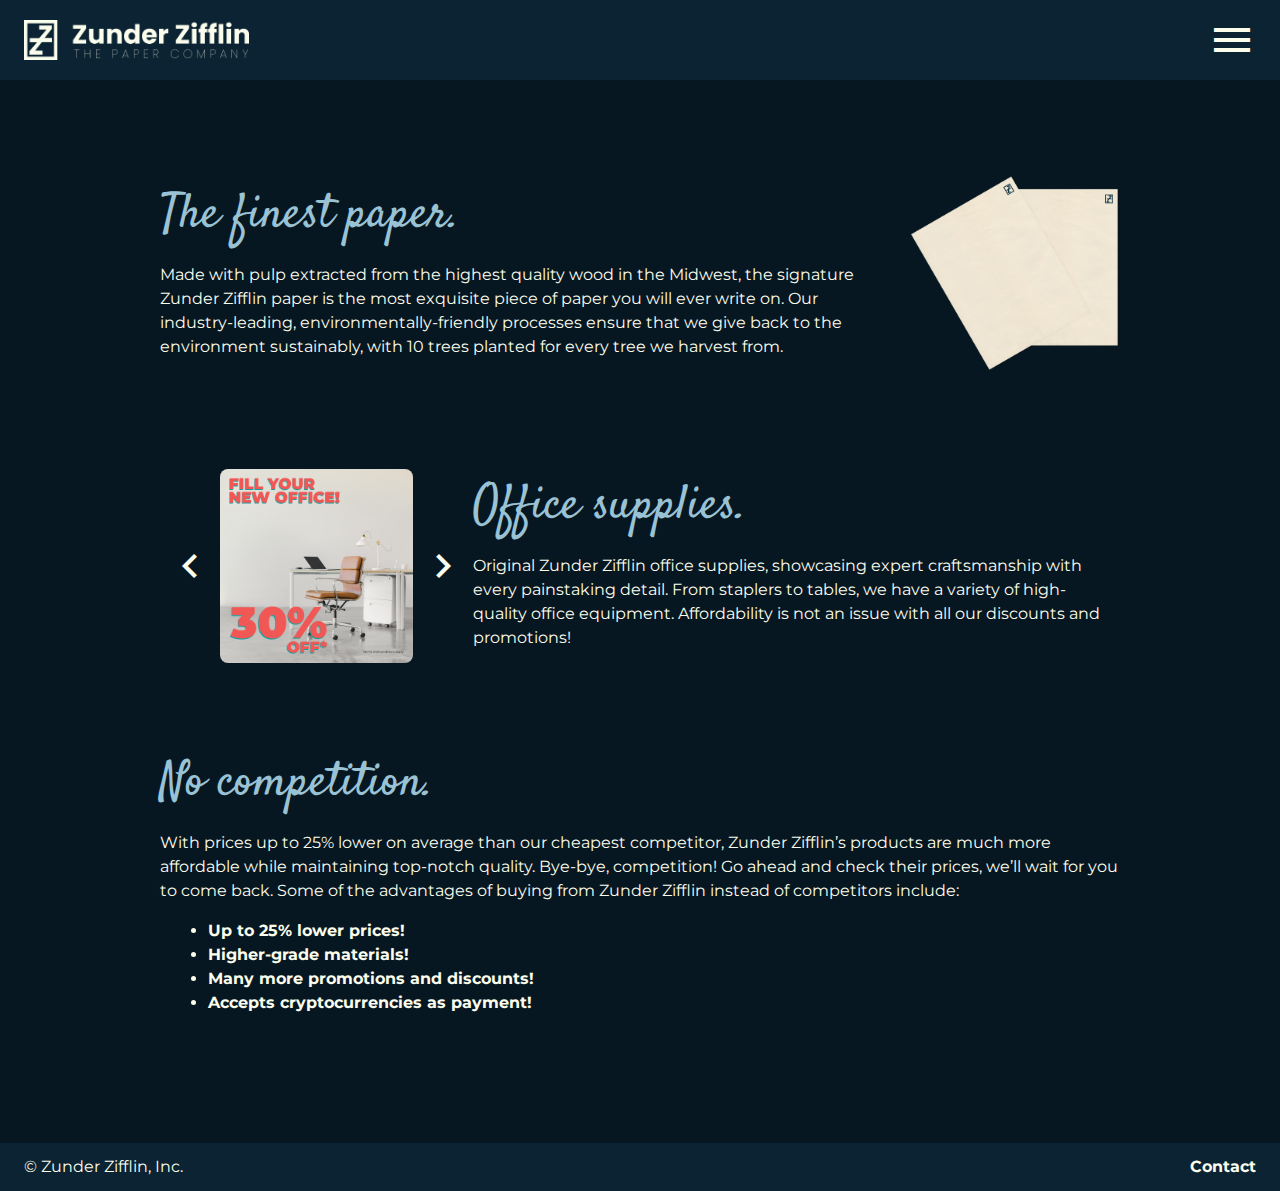
<file: index.html>
<!DOCTYPE html>
<html lang="en">

<head>
    <meta charset="UTF-8">
    <meta http-equiv="X-UA-Compatible" content="IE=edge">
    <meta name="viewport" content="width=device-width, initial-scale=1.0">
    <title>Zunder Zifflin</title>

    <link rel="shortcut icon" href="./favicon.ico">

    <link rel="preconnect" href="https://fonts.gstatic.com">
    <link href="https://fonts.googleapis.com/css2?family=Montserrat:wght@400;700&family=Satisfy&display=swap" rel="stylesheet">

    <link href="https://fonts.googleapis.com/icon?family=Material+Icons+Outlined" rel="stylesheet">

    <link rel="stylesheet" href="./styles/reset.css">
    <link rel="stylesheet" href="./styles/main.css">
    <link rel="stylesheet" href="./styles/responsive.css">
    <link rel="stylesheet" href="./styles/index.css">
</head>

<body>
    <header>
        <div id="logo-image-wrapper">
            <a href="./index.html">
                <img id="logo-image" src="./assets/images/zunder-zifflin-logotype-right.png" alt="Zunder Zifflin">
            </a>
        </div>
        
        <nav id="dropdown-menu">
            <button id="dropdown-menu-button">
                <span class="material-icons-outlined" id="menu-icon">
                    menu
                </span>
            </button>
            
            <ul id="dropdown-list">
                <li>
                    <a href="./index.html">
                        <span class="material-icons-outlined">
                            home
                        </span>
                        Home
                    </a>
                </li>
                <li>
                    <a href="./pages/products.html">
                        <span class="material-icons-outlined">
                            category
                        </span>
                        Products
                    </a>
                </li>
                <li>
                    <a href="./pages/company-profile.html">
                        <span class="material-icons-outlined">
                            business
                        </span>
                        Company Profile
                    </a>
                </li>
                <li>
                    <a href="./pages/contact.html">
                        <span class="material-icons-outlined">
                            message
                        </span>
                        Contact Us
                    </a>
                </li>
                <li>
                    <a href="./pages/register.html">
                        <span class="material-icons-outlined">
                            app_registration
                        </span>
                        Register
                    </a>
                </li>
            </ul>
        </nav>
    </header>

    <div id="content">
        <div class="section">
            <div class="text-content">
                <h2>The finest paper.</h2>
                <p>
                    Made with pulp extracted from the highest quality wood in the Midwest, the signature Zunder Zifflin paper is the most exquisite piece of paper you will ever write on. Our industry-leading, environmentally-friendly processes ensure that we give back to the environment sustainably, with 10 trees planted for every tree we harvest from.
                </p>
            </div>

            <div class="content-image-wrapper">
                <a href="./pages/products.html#paper">
                    <img src="./assets/images/paper.png" alt="Zunder Zifflin signature paper">
                </a>
            </div>
        </div>
            
        <div class="section" id="section-2">
            <div id="slider-container">
                <button id="previous-button" class="slider-button">
                    <span class="material-icons-outlined">
                        chevron_left
                    </span>
                </button>

                <div class="slider">
                    <div class="slider-image-wrapper">
                        <img src="./assets/images/promotions/promo-1.jpg" alt="30% off for new offices" class="slider-image">
                        <img src="./assets/images/promotions/promo-2.jpg" alt="20% off for payments in DOGE" class="slider-image">
                        <img src="./assets/images/promotions/promo-3.jpg" alt="Get vouchers by sharing our pictures" class="slider-image">
                    </div>
                </div>

                <button id="next-button" class="slider-button">
                    <span class="material-icons-outlined">
                        chevron_right
                    </span>
                </button>
            </div>

            <div class="text-content">
                <h2>Office supplies.</h2>
                <p>
                    Original Zunder Zifflin office supplies, showcasing expert craftsmanship with every painstaking detail. From staplers to tables, we have a variety of high-quality office equipment. Affordability is not an issue with all our discounts and promotions!
                </p>
            </div>
        </div>

        <div class="section">
            <div class="text-content">
                <h2>No competition.</h2>
                <p>
                    With prices up to 25% lower on average than our cheapest competitor, Zunder Zifflin’s products are much more affordable while maintaining top-notch quality. Bye-bye, competition! Go ahead and check their prices, we’ll wait for you to come back. Some of the advantages of buying from Zunder Zifflin instead of competitors include:
                    <ul class="content-list">
                        <li>Up to 25% lower prices!</li>
                        <li>Higher-grade materials!</li>
                        <li>Many more promotions and discounts!</li>
                        <li>Accepts cryptocurrencies as payment!</li>
                    </ul>
                </p>
            </div>
        </div>
    </div>

    <footer>
        <div id="company">
            <a href="./pages/company-profile.html">
                &copy; Zunder Zifflin, Inc.
            </a>
        </div>

        <div id="contact">
            <a href="./pages/contact.html">
                Contact
            </a>
        </div>
    </footer>

    <script src="https://ajax.googleapis.com/ajax/libs/jquery/3.6.0/jquery.min.js"></script>
    <script src="./js/index.js"></script>
</body>

</html>
</file>
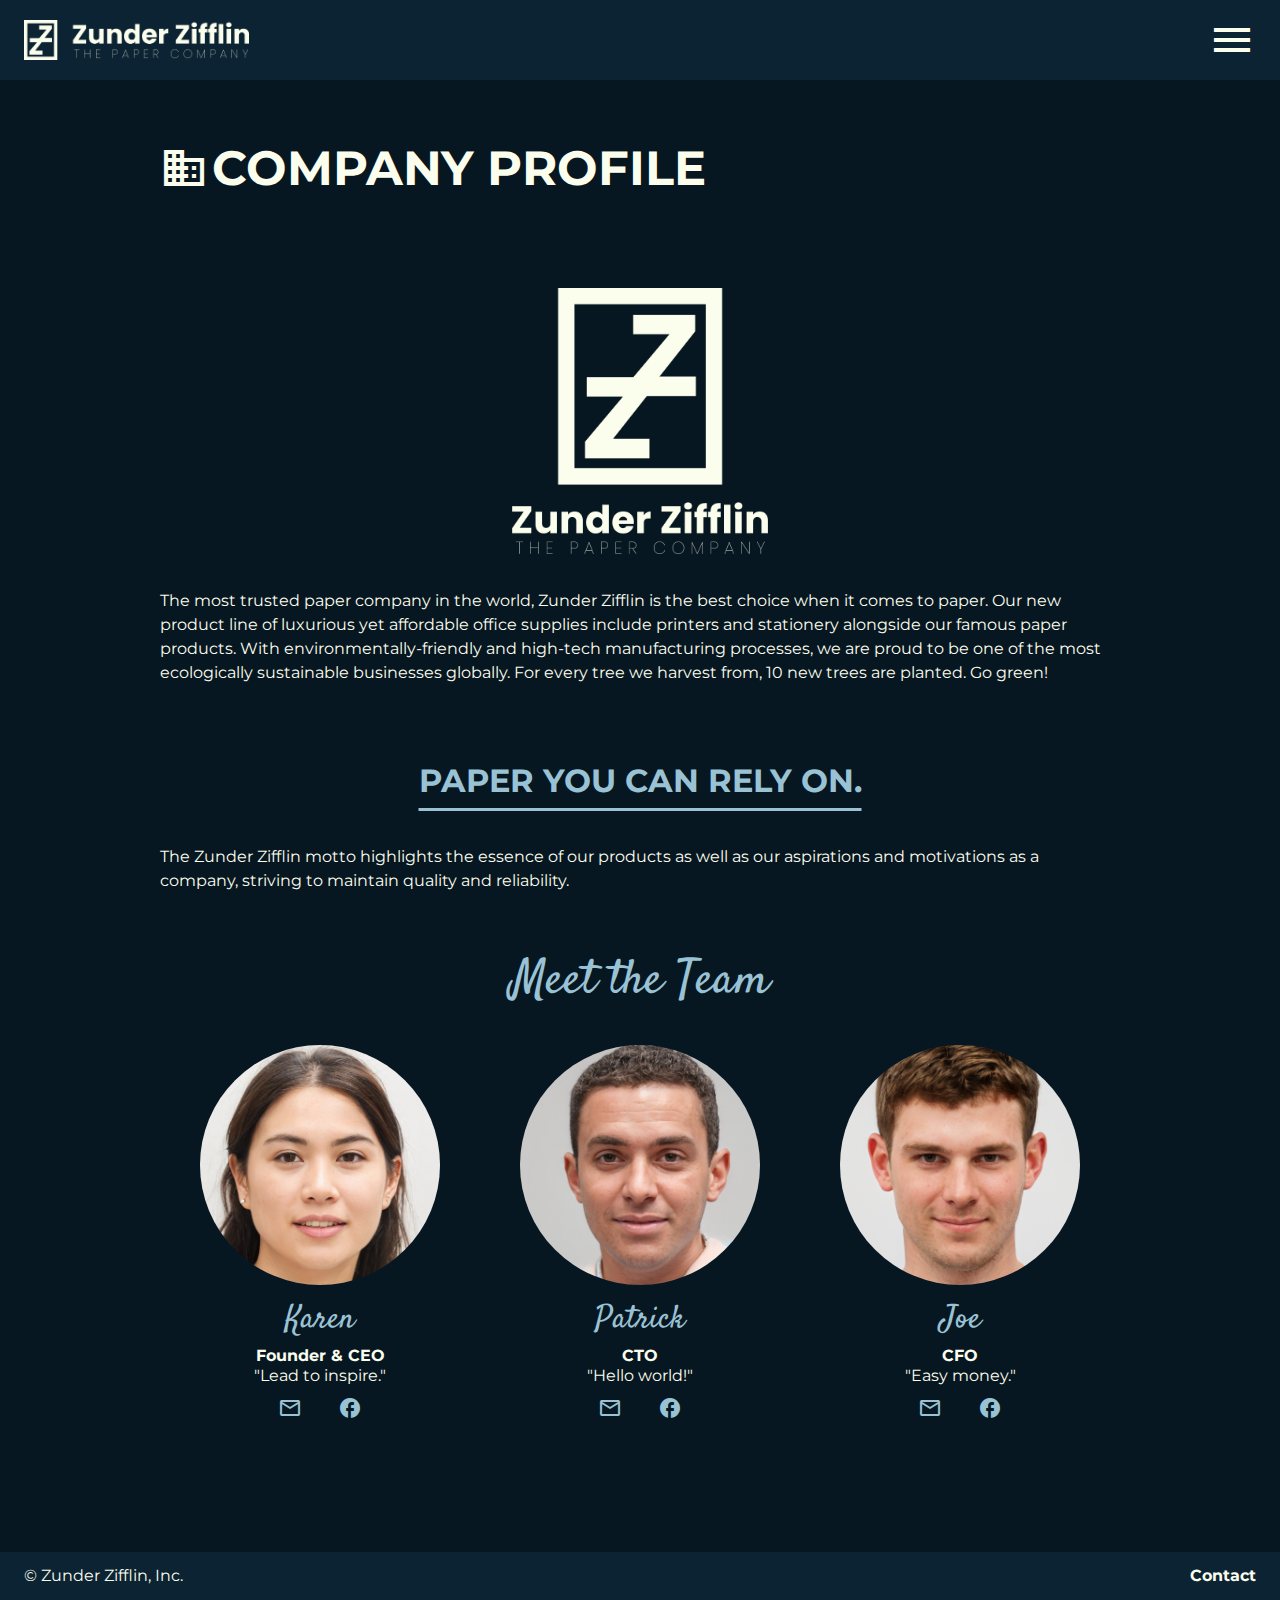
<file: pages/company-profile.html>
<!DOCTYPE html>
<html lang="en">

<head>
    <meta charset="UTF-8">
    <meta http-equiv="X-UA-Compatible" content="IE=edge">
    <meta name="viewport" content="width=device-width, initial-scale=1.0">
    <title>Company Profile</title>
    
    <link rel="shortcut icon" href="../favicon.ico">

    <link rel="preconnect" href="https://fonts.gstatic.com">
    <link href="https://fonts.googleapis.com/css2?family=Montserrat:wght@400;700&family=Satisfy&display=swap" rel="stylesheet">

    <link href="https://fonts.googleapis.com/icon?family=Material+Icons+Outlined" rel="stylesheet">

    <link rel="stylesheet" href="../styles/reset.css">
    <link rel="stylesheet" href="../styles/main.css">
    <link rel="stylesheet" href="../styles/responsive.css">
    <link rel="stylesheet" href="../styles/company-profile.css">
</head>

<body>
    <header>
        <div id="logo-image-wrapper">
            <a href="../index.html">
                <img id="logo-image" src="../assets/images/zunder-zifflin-logotype-right.png" alt="Zunder Zifflin">
            </a>
        </div>
        
        <nav id="dropdown-menu">
            <button id="dropdown-menu-button">
                <span class="material-icons-outlined" id="menu-icon">
                    menu
                </span>
            </button>
            
            <ul id="dropdown-list">
                <li>
                    <a href="../index.html">
                        <span class="material-icons-outlined">
                            home
                        </span>
                        Home
                    </a>
                </li>
                <li>
                    <a href="./products.html">
                        <span class="material-icons-outlined">
                            category
                        </span>
                        Products
                    </a>
                </li>
                <li>
                    <a href="./company-profile.html">
                        <span class="material-icons-outlined">
                            business
                        </span>
                        Company Profile
                    </a>
                </li>
                <li>
                    <a href="./contact.html">
                        <span class="material-icons-outlined">
                            message
                        </span>
                        Contact Us
                    </a>
                </li>
                <li>
                    <a href="./register.html">
                        <span class="material-icons-outlined">
                            app_registration
                        </span>
                        Register
                    </a>
                </li>
            </ul>
        </nav>
    </header>

    <div id="content">
        <div id="heading">
            <h1>
                <span class="material-icons-outlined">
                    business
                </span>
                Company Profile
            </h1>
        </div>

        <div class="section">
            <div id="logotype-bottom-image-wrapper">
                <img src="../assets/images/zunder-zifflin-logotype-bottom.png" alt="Zunder Zifflin" id="logotype-bottom-image">
            </div>
    
            <div class="text-content">
                <p>
                    The most trusted paper company in the world, Zunder Zifflin is the best choice when it comes to paper. Our new product line of luxurious yet affordable office supplies include printers and stationery alongside our famous paper products. With environmentally-friendly and high-tech manufacturing processes, we are proud to be one of the most ecologically sustainable businesses globally. For every tree we harvest from, 10 new trees are planted. Go green!
                </p>
            </div>
        </div>

        <div class="section">
            <p id="motto">Paper you can rely on.</p>
            
            <div class="text-content">
                <p>
                    The Zunder Zifflin motto highlights the essence of our products as well as our aspirations and motivations as a company, striving to maintain quality and reliability.
                </p>
            </div>
        </div>

        <div class="section">
            <h2>Meet the Team</h2>

            <div class="profiles">
                <div class="profile">
                    <div class="profile-picture-wrapper">
                        <img src="../assets/images/team-members/karen.jpeg" alt="Karen" class="profile-picture">
                    </div>

                    <div class="profile-info">
                        <p class="name">Karen</p>
                        <p class="job-title">Founder & CEO</p>
                        <p class="quote">"Lead to inspire."</p>

                        <div class="profile-socials">
                            <a href="mailto:karen@zunderzifflin.com" target="_blank">
                                <span class="material-icons-outlined">
                                    mail
                                </span>
                            </a>
    
                            <a href="https://www.facebook.com/public/Karen" target="_blank">
                                <span class="material-icons-outlined">
                                    facebook
                                </span>
                            </a>
                        </div>
                    </div>
                </div>

                <div class="profile">
                    <div class="profile-picture-wrapper">
                        <img src="../assets/images/team-members/patrick.jpeg" alt="Patrick" class="profile-picture">
                    </div>

                    <div class="profile-info">
                        <p class="name">Patrick</p>
                        <p class="job-title">CTO</p>
                        <p class="quote">"Hello world!"</p>

                        <div class="profile-socials">
                            <a href="mailto:patrick@zunderzifflin.com" target="_blank">
                                <span class="material-icons-outlined">
                                    mail
                                </span>
                            </a>
    
                            <a href="https://www.facebook.com/public/Patrick" target="_blank">
                                <span class="material-icons-outlined">
                                    facebook
                                </span>
                            </a>
                        </div>
                    </div>
                </div>

                <div class="profile">
                    <div class="profile-picture-wrapper">
                        <img src="../assets/images/team-members/joe.jpeg" alt="Joe" class="profile-picture">
                    </div>

                    <div class="profile-info">
                        <p class="name">Joe</p>
                        <p class="job-title">CFO</p>
                        <p class="quote">"Easy money."</p>

                        <div class="profile-socials">
                            <a href="mailto:joe@zunderzifflin.com" target="_blank">
                                <span class="material-icons-outlined">
                                    mail
                                </span>
                            </a>
    
                            <a href="https://www.facebook.com/public/Joe" target="_blank">
                                <span class="material-icons-outlined">
                                    facebook
                                </span>
                            </a>
                        </div>
                    </div>
                </div>
            </div>
        </div>
    </div>

    <footer>
        <div id="company">
            <a href="./company-profile.html">
                &copy; Zunder Zifflin, Inc.
            </a>
        </div>

        <div id="contact">
            <a href="./contact.html">
                Contact
            </a>
        </div>
    </footer>

    <script src="../js/register.js"></script>
</body>

</html>
</file>
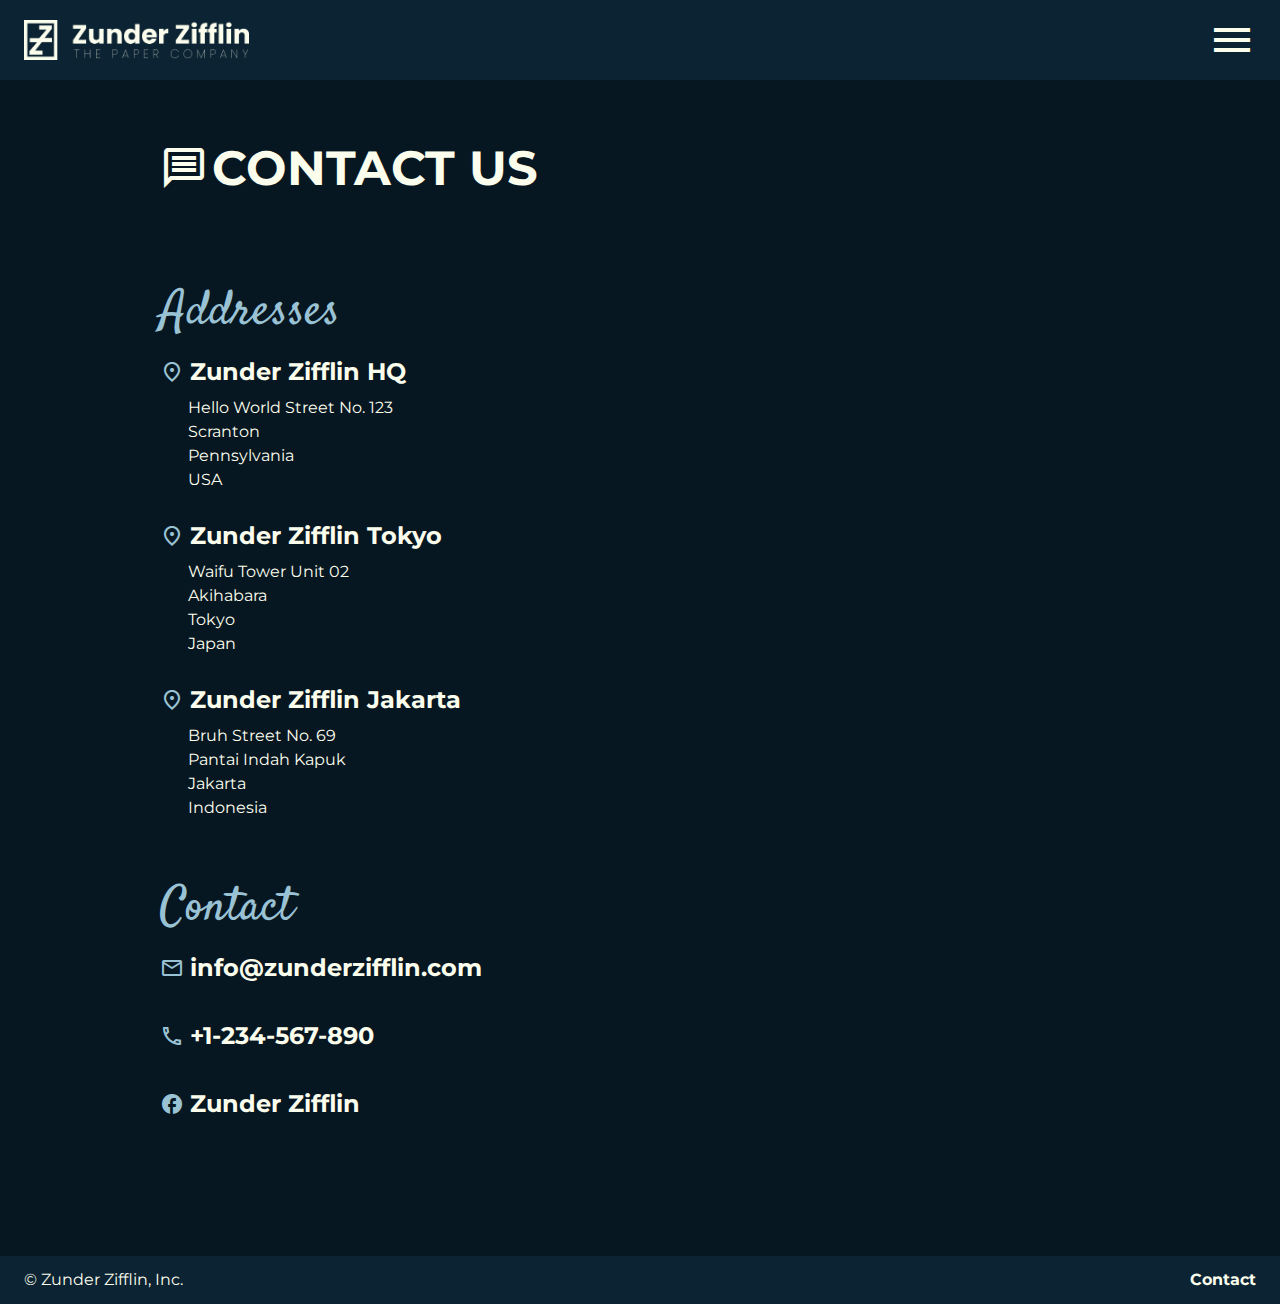
<file: pages/contact.html>
<!DOCTYPE html>
<html lang="en">

<head>
    <meta charset="UTF-8">
    <meta http-equiv="X-UA-Compatible" content="IE=edge">
    <meta name="viewport" content="width=device-width, initial-scale=1.0">
    <title>Contact</title>

    <link rel="shortcut icon" href="../favicon.ico">

    <link rel="preconnect" href="https://fonts.gstatic.com">
    <link href="https://fonts.googleapis.com/css2?family=Montserrat:wght@400;700&family=Satisfy&display=swap" rel="stylesheet">

    <link href="https://fonts.googleapis.com/icon?family=Material+Icons+Outlined" rel="stylesheet">

    <link rel="stylesheet" href="../styles/reset.css">
    <link rel="stylesheet" href="../styles/main.css">
    <link rel="stylesheet" href="../styles/responsive.css">
    <link rel="stylesheet" href="../styles/contact.css">
</head>

<body>
    <header>
        <div id="logo-image-wrapper">
            <a href="../index.html">
                <img id="logo-image" src="../assets/images/zunder-zifflin-logotype-right.png" alt="Zunder Zifflin">
            </a>
        </div>
        
        <nav id="dropdown-menu">
            <button id="dropdown-menu-button">
                <span class="material-icons-outlined" id="menu-icon">
                    menu
                </span>
            </button>
            
            <ul id="dropdown-list">
                <li>
                    <a href="../index.html">
                        <span class="material-icons-outlined">
                            home
                        </span>
                        Home
                    </a>
                </li>
                <li>
                    <a href="./products.html">
                        <span class="material-icons-outlined">
                            category
                        </span>
                        Products
                    </a>
                </li>
                <li>
                    <a href="./company-profile.html">
                        <span class="material-icons-outlined">
                            business
                        </span>
                        Company Profile
                    </a>
                </li>
                <li>
                    <a href="./contact.html">
                        <span class="material-icons-outlined">
                            message
                        </span>
                        Contact Us
                    </a>
                </li>
                <li>
                    <a href="./register.html">
                        <span class="material-icons-outlined">
                            app_registration
                        </span>
                        Register
                    </a>
                </li>
            </ul>
        </nav>
    </header>
    
    <div id="content">
        <div id="heading">
            <h1>
                <span class="material-icons-outlined">
                    message
                </span>
                Contact Us
            </h1>
        </div>

        <div class="info-container">
            <h2>Addresses</h2>
            <address>
                <div class="info">
                    <a class="info-heading" href="https://goo.gl/maps/HJkzLBbKhBYF463F7" target="_blank">
                        <span class="material-icons-outlined">
                            place
                        </span>
                        Zunder Zifflin HQ
                    </a>
                    <div class="info-details">
                        Hello World Street No. 123
                        <br>
                        Scranton
                        <br>
                        Pennsylvania
                        <br>
                        USA
                    </div>
                </div>

                <div class="info">
                    <a class="info-heading" href="https://goo.gl/maps/qH3xe9nbTCBAbAjJA" target="_blank">
                        <span class="material-icons-outlined">
                            place
                        </span>
                        Zunder Zifflin Tokyo
                    </a>
                    <div class="info-details">
                        Waifu Tower Unit 02
                        <br>
                        Akihabara
                        <br>
                        Tokyo
                        <br>
                        Japan
                    </div>
                </div>

                <div class="info">
                    <a class="info-heading" href="https://goo.gl/maps/UFzxGjs7puQ5xnX7A" target="_blank">
                        <span class="material-icons-outlined">
                            place
                        </span>
                        Zunder Zifflin Jakarta
                    </a>
                    <div class="info-details">
                        Bruh Street No. 69
                        <br>
                        Pantai Indah Kapuk
                        <br>
                        Jakarta
                        <br>
                        Indonesia
                    </div>
                </div>
            </address>
        </div>

        <div class="info-container">
            <h2>Contact</h2>
            <address>
                <div class="info">
                    <a class="info-heading" href="mailto:info@zunderzifflin.com" target="_blank">
                        <span class="material-icons-outlined">
                            mail
                        </span>
                        info@zunderzifflin.com
                    </a>
                </div>

                <div class="info">
                    <a class="info-heading" href="tel:1234567890" target="_blank">
                        <span class="material-icons-outlined">
                            phone
                        </span>
                        +1-234-567-890
                    </a>
                </div>

                <div class="info">
                    <a class="info-heading" href="https://facebook.com" target="_blank">
                        <span class="material-icons-outlined">
                            facebook
                        </span>
                        Zunder Zifflin
                    </a>
                </div>
            </address>
        </div>
    </div>

    <footer>
        <div id="company">
            <a href="./company-profile.html">
                &copy; Zunder Zifflin, Inc.
            </a>
        </div>

        <div id="contact">
            <a href="./contact.html">
                Contact
            </a>
        </div>
    </footer>

    <script src="../js/register.js"></script>
</body>

</html>
</file>
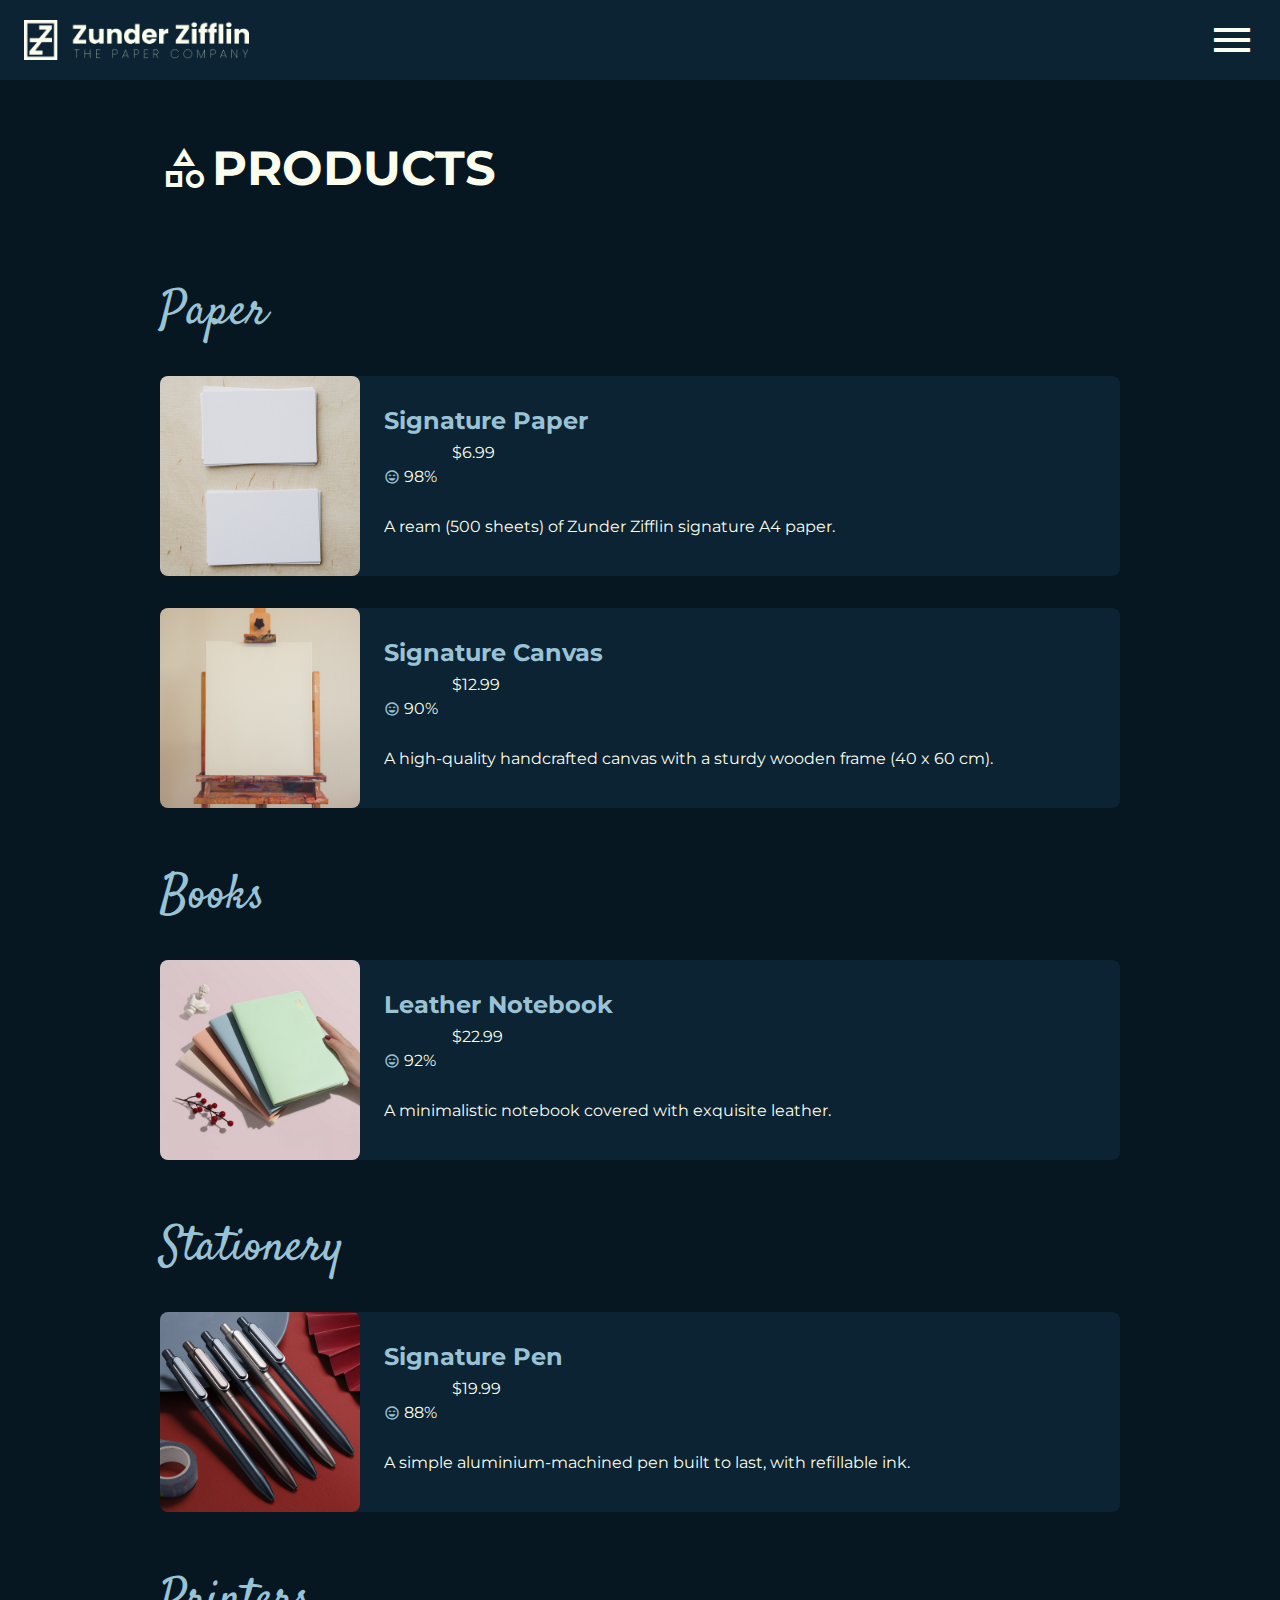
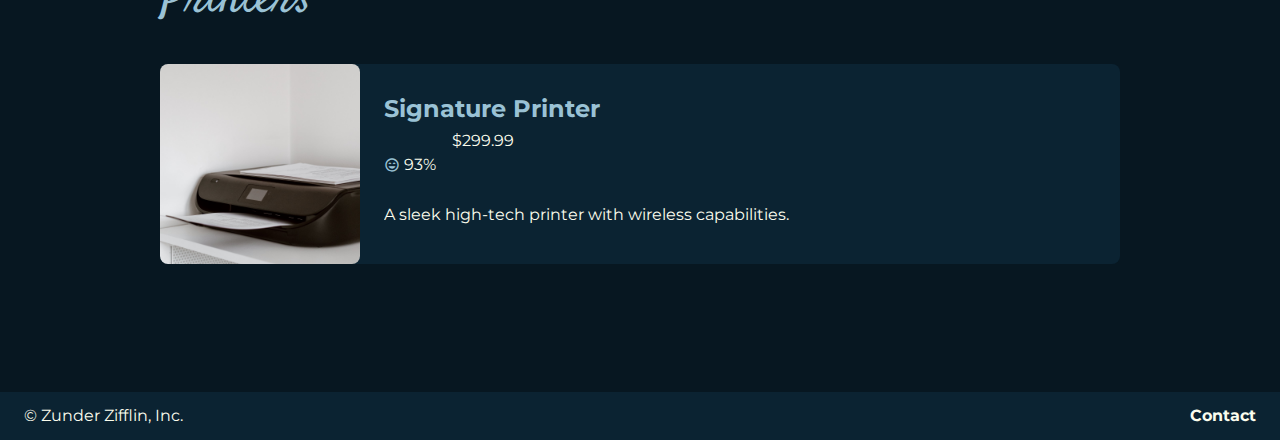
<file: pages/products.html>
<!DOCTYPE html>
<html lang="en">

<head>
    <meta charset="UTF-8">
    <meta http-equiv="X-UA-Compatible" content="IE=edge">
    <meta name="viewport" content="width=device-width, initial-scale=1.0">
    <title>Products</title>

    <link rel="shortcut icon" href="../favicon.ico">

    <link rel="preconnect" href="https://fonts.gstatic.com">
    <link href="https://fonts.googleapis.com/css2?family=Montserrat:wght@400;700&family=Satisfy&display=swap" rel="stylesheet">

    <link href="https://fonts.googleapis.com/icon?family=Material+Icons+Outlined" rel="stylesheet">

    <link rel="stylesheet" href="../styles/reset.css">
    <link rel="stylesheet" href="../styles/main.css">
    <link rel="stylesheet" href="../styles/responsive.css">
    <link rel="stylesheet" href="../styles/products.css">
</head>

<body>
    <header>
        <div id="logo-image-wrapper">
            <a href="../index.html">
                <img id="logo-image" src="../assets/images/zunder-zifflin-logotype-right.png" alt="Zunder Zifflin">
            </a>
        </div>
        
        <nav id="dropdown-menu">
            <button id="dropdown-menu-button">
                <span class="material-icons-outlined" id="menu-icon">
                    menu
                </span>
            </button>
            
            <ul id="dropdown-list">
                <li>
                    <a href="../index.html">
                        <span class="material-icons-outlined">
                            home
                        </span>
                        Home
                    </a>
                </li>
                <li>
                    <a href="./products.html">
                        <span class="material-icons-outlined">
                            category
                        </span>
                        Products
                    </a>
                </li>
                <li>
                    <a href="./company-profile.html">
                        <span class="material-icons-outlined">
                            business
                        </span>
                        Company Profile
                    </a>
                </li>
                <li>
                    <a href="./contact.html">
                        <span class="material-icons-outlined">
                            message
                        </span>
                        Contact Us
                    </a>
                </li>
                <li>
                    <a href="./register.html">
                        <span class="material-icons-outlined">
                            app_registration
                        </span>
                        Register
                    </a>
                </li>
            </ul>
        </nav>
    </header>

    <!-- TODO: make navigation sidebar? -->

    <div id="content">
        <div id="heading">
            <h1>
                <span class="material-icons-outlined">
                    category
                </span>
                Products
            </h1>
        </div>

        <div class="section" id="paper">
            <div class="product-heading">
                <h2>Paper</h2>
            </div>

            <div class="products">
                <div class="product">
                    <div class="product-image-wrapper">
                        <img src="../assets/images/products/signature-a4-paper.jpg" alt="Signature A4 paper" class="product-image">
                    </div>

                    <div class="product-info">
                        <div>
                            <h3>Signature Paper</h3>
                            <p class="product-price">
                                <span class="material-icons-outlined">
                                    sell
                                </span>
                                $6.99
                            </p>
                            <p class="product-rating">
                                <span class="material-icons-outlined">
                                    sentiment_very_satisfied
                                </span>
                                98%
                            </p>
                        </div>

                        <div class="product-description">
                            <p>A ream (500 sheets) of Zunder Zifflin signature A4 paper.</p>
                        </div>
                    </div>
                </div>

                <div class="product">
                    <div class="product-image-wrapper">
                        <img src="../assets/images/products/signature-canvas.jpg" alt="Signature canvas" class="product-image">
                    </div>

                    <div class="product-info">
                        <div>
                            <h3>Signature Canvas</h3>
                            <p class="product-price">
                                <span class="material-icons-outlined">
                                    sell
                                </span>
                                $12.99
                            </p>
                            <p class="product-rating">
                                <span class="material-icons-outlined">
                                    sentiment_very_satisfied
                                </span>
                                90%
                            </p>
                        </div>

                        <div class="product-description">
                            <p>A high-quality handcrafted canvas with a sturdy wooden frame (40 x 60 cm).</p>
                        </div>
                    </div>
                </div>
            </div>
        </div>

        <div class="section" id="books">
            <div class="product-heading">
                <h2>Books</h2>
            </div>

            <div class="products">
                <div class="product">
                    <div class="product-image-wrapper">
                        <img src="../assets/images/products/leather-notebook.jpg" alt="Soft cover leather notebook" class="product-image">
                    </div>

                    <div class="product-info">
                        <div>
                            <h3>Leather Notebook</h3>
                            <p class="product-price">
                                <span class="material-icons-outlined">
                                    sell
                                </span>
                                $22.99
                            </p>
                            <p class="product-rating">
                                <span class="material-icons-outlined">
                                    sentiment_very_satisfied
                                </span>
                                92%
                            </p>
                        </div>

                        <div class="product-description">
                            <p>A minimalistic notebook covered with exquisite leather.</p>
                        </div>
                    </div>
                </div>
            </div>
        </div>

        <div class="section" id="stationery">
            <div class="product-heading">
                <h2>Stationery</h2>
            </div>

            <div class="products">
                <div class="product">
                    <div class="product-image-wrapper">
                        <img src="../assets/images/products/signature-pen.jpg" alt="Signature pen" class="product-image">
                    </div>

                    <div class="product-info">
                        <div>
                            <h3>Signature Pen</h3>
                            <p class="product-price">
                                <span class="material-icons-outlined">
                                    sell
                                </span>
                                $19.99
                            </p>
                            <p class="product-rating">
                                <span class="material-icons-outlined">
                                    sentiment_very_satisfied
                                </span>
                                88%
                            </p>
                        </div>

                        <div class="product-description">
                            <p>A simple aluminium-machined pen built to last, with refillable ink.</p>
                        </div>
                    </div>
                </div>
            </div>
        </div>

        <div class="section" id="printers">
            <div class="product-heading">
                <h2>Printers</h2>
            </div>

            <div class="products">
                <div class="product">
                    <div class="product-image-wrapper">
                        <img src="../assets/images/products/signature-printer.jpg" alt="Signature printer" class="product-image">
                    </div>

                    <div class="product-info">
                        <div>
                            <h3>Signature Printer</h3>
                            <p class="product-price">
                                <span class="material-icons-outlined">
                                    sell
                                </span>
                                $299.99
                            </p>
                            <p class="product-rating">
                                <span class="material-icons-outlined">
                                    sentiment_very_satisfied
                                </span>
                                93%
                            </p>
                        </div>

                        <div class="product-description">
                            <p>A sleek high-tech printer with wireless capabilities.</p>
                        </div>
                    </div>
                </div>
            </div>
        </div>
    </div>

    <footer>
        <div id="company">
            <a href="./company-profile.html">
                &copy; Zunder Zifflin, Inc.
            </a>
        </div>

        <div id="contact">
            <a href="./contact.html">
                Contact
            </a>
        </div>
    </footer>

    <!-- TODO: make products.js to zoom in on product images? -->
</body>

</html>
</file>
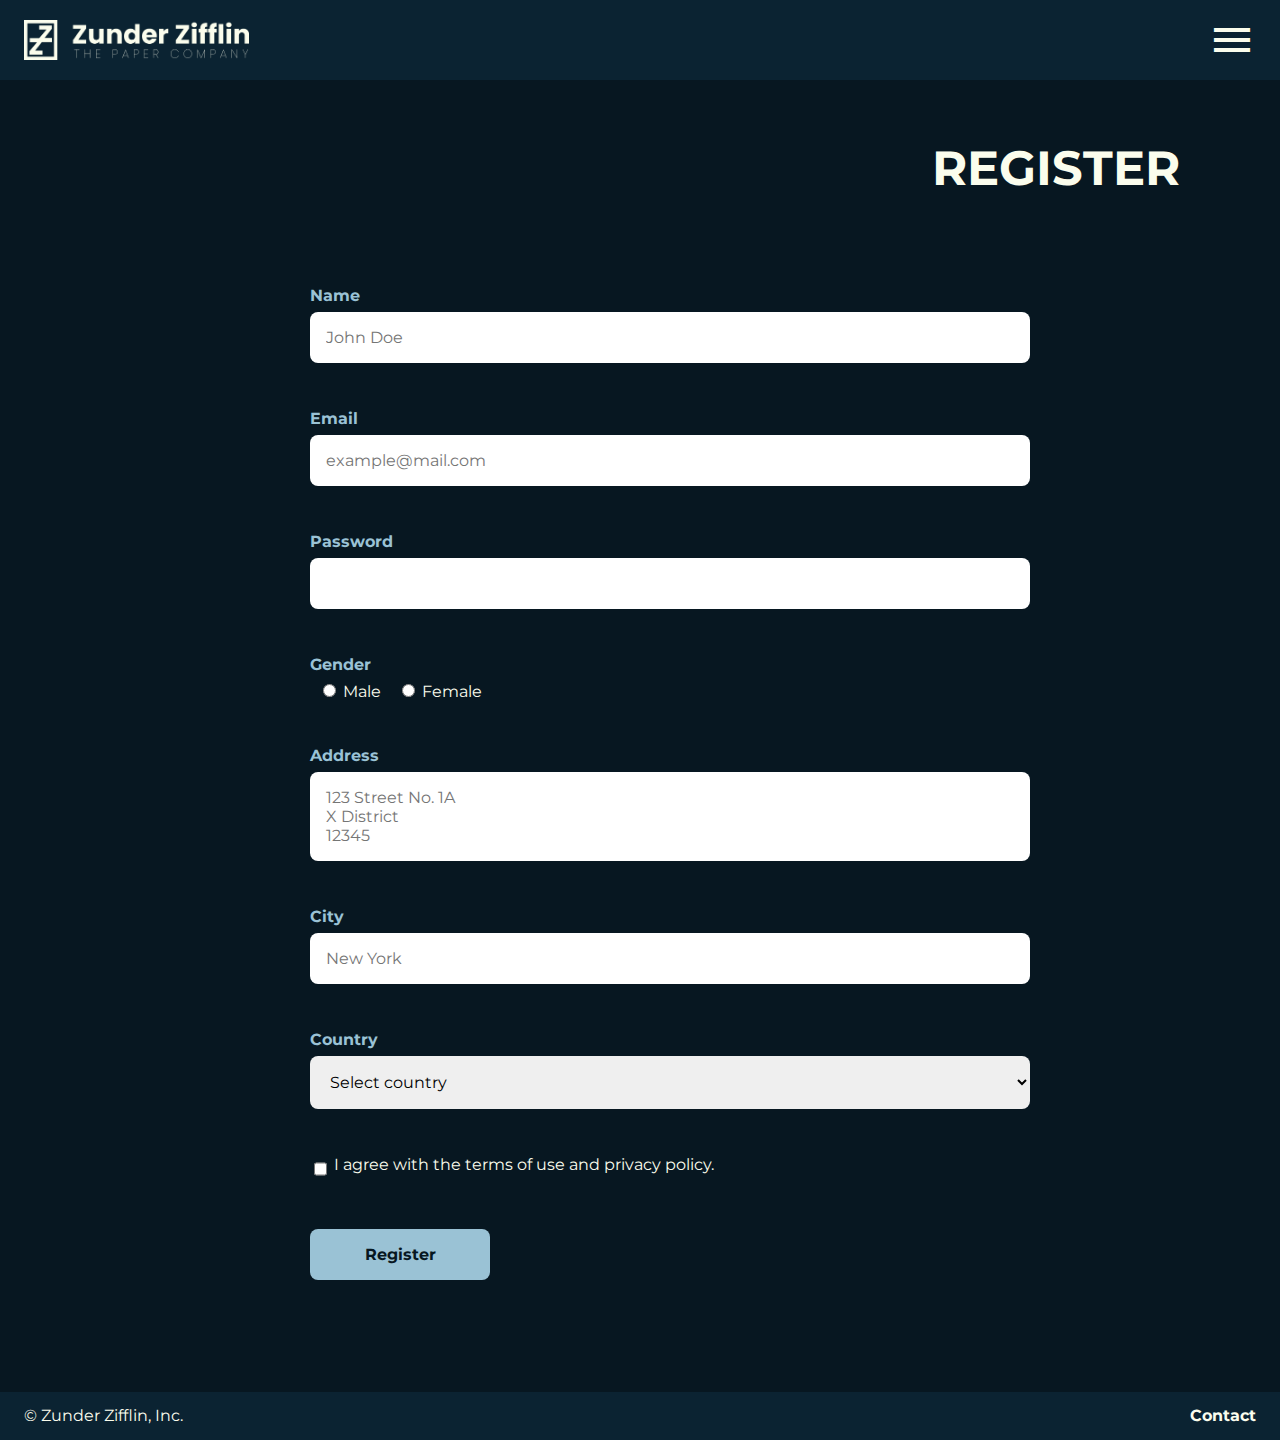
<file: pages/register.html>
<!DOCTYPE html>
<html lang="en">

<head>
    <meta charset="UTF-8">
    <meta http-equiv="X-UA-Compatible" content="IE=edge">
    <meta name="viewport" content="width=device-width, initial-scale=1.0">
    <title>Register</title>

    <link rel="shortcut icon" href="../favicon.ico">

    <link rel="preconnect" href="https://fonts.gstatic.com">
    <link href="https://fonts.googleapis.com/css2?family=Montserrat:wght@400;700&family=Satisfy&display=swap" rel="stylesheet">

    <link href="https://fonts.googleapis.com/icon?family=Material+Icons+Outlined" rel="stylesheet">

    <link rel="stylesheet" href="../styles/reset.css">
    <link rel="stylesheet" href="../styles/main.css">
    <link rel="stylesheet" href="../styles/responsive.css">
    <link rel="stylesheet" href="../styles/register.css">
</head>

<body>
    <header>
        <div id="logo-image-wrapper">
            <a href="../index.html">
                <img id="logo-image" src="../assets/images/zunder-zifflin-logotype-right.png" alt="Zunder Zifflin">
            </a>
        </div>
        
        <nav id="dropdown-menu">
            <button id="dropdown-menu-button">
                <span class="material-icons-outlined" id="menu-icon">
                    menu
                </span>
            </button>
            
            <ul id="dropdown-list">
                <li>
                    <a href="../index.html">
                        <span class="material-icons-outlined">
                            home
                        </span>
                        Home
                    </a>
                </li>
                <li>
                    <a href="./products.html">
                        <span class="material-icons-outlined">
                            category
                        </span>
                        Products
                    </a>
                </li>
                <li>
                    <a href="./company-profile.html">
                        <span class="material-icons-outlined">
                            business
                        </span>
                        Company Profile
                    </a>
                </li>
                <li>
                    <a href="./contact.html">
                        <span class="material-icons-outlined">
                            message
                        </span>
                        Contact Us
                    </a>
                </li>
                <li>
                    <a href="./register.html">
                        <span class="material-icons-outlined">
                            app_registration
                        </span>
                        Register
                    </a>
                </li>
            </ul>
        </nav>
    </header>

    <div id="content">
        <div id="heading">
            <h1>
                <span class="material-icons-outlined">
                    app_registration
                </span>
                Register
            </h1>
        </div>

        <form action="" id="registration-form">
            <div class="form-field" id="name-field">
                <label for="name">Name</label>
                <input type="text" name="name" id="name" placeholder="John Doe">
            </div>

            <div class="form-field" id="email-field">
                <label for="email">Email</label>
                <input type="email" name="email" id="email" placeholder="example@mail.com">
            </div>

            <div class="form-field" id="password-field">
                <label for="password">Password</label>
                <input type="password" name="password" id="password">
            </div>

            <div class="form-field" id="gender-field">
                <label for="gender">Gender</label>

                <div class="radio-input">
                    <div>
                        <input type="radio" name="gender" value="Male" id="male">
                        <label for="male">Male</label>
                    </div>
                    
                    <div>
                        <input type="radio" name="gender" value="Female" id="female">
                        <label for="male">Female</label>
                    </div>
                </div>
            </div>

            <div class="form-field" id="address-field">
                <label for="address">Address</label>
                <textarea name="address" id="address" placeholder="123 Street No. 1A
X District
12345" rows="3"></textarea>
            </div>

            <div class="form-field" id="city-field">
                <label for="city">City</label>
                <input type="text" name="city" id="city" placeholder="New York">
            </div>

            <div class="form-field" id="country-field">
                <label for="country">Country</label>
                <select name="country" id="country">
                    <option value='' selected disabled hidden>Select country</option>
                    <option value="USA">United States</option>
                    <option value="Japan">Japan</option>
                    <option value="Indonesia">Indonesia</option>
                </select>
            </div>

            <div class="form-field" id="agreement-field">
                <div class="checkbox-input">
                    <input type="checkbox" name="agreement" id="agreement">
                    <label for="agreement">I agree with the terms of use and privacy policy.</label>
                </div>
            </div>
            
            <div class="form-field">
                <input type="button" value="Register" id="register-button">
            </div>
        </form>
    </div>

    <footer>
        <div id="company">
            <a href="./company-profile.html">
                &copy; Zunder Zifflin, Inc.
            </a>
        </div>

        <div id="contact">
            <a href="./contact.html">
                Contact
            </a>
        </div>
    </footer>

    <script src="../js/register.js"></script>
</body>

</html>
</file>
<file: styles/main.css>
html {
    height: 100vh;
    background-color: #071721;
    font-family: 'Montserrat', sans-serif;
    font-size: 100%;
    color: #fbfded;
}

body {
    display: flex;
    flex-direction: column;
    height: 100%;
}

header {
    display: flex;
    justify-content: space-between;
    align-items: center;
    height: 5rem;
    background-color: #0b2332;
    position: sticky;
    top: 0;
    z-index: 1;
}

#heading h1 {
    font-size: 3rem;
    font-weight: bold;
    text-transform: uppercase;
    padding-bottom: 2em;
    display: flex;
}

#heading span {
    padding-right: 0.25rem;
}

#logo-image-wrapper {
    height: 50%;
    margin-left: 1.5rem;
}

img {
    max-width: 100%;
    max-height: 100%;
}

#dropdown-menu-button {
    padding: 22% 0;
    margin-right: 1.5rem;
    transition: all 0.4s;
    z-index: 2;
}

button {
    font-size: 3rem;
    display: flex;
    justify-content: center;
    align-items: center;
    background-color: transparent;
    border: none;
    outline: none;
    color: #fbfded;
}

#dropdown-list {
    font-size: 1.5rem;
    position: absolute;
    top: 5rem;
    min-width: max-content;
    right: 2rem;
    background-color: #0b2332;
    font-weight: bold;
    display: none;
}

a {
    text-decoration: none;
}

#dropdown-list a {
    display: flex;
    align-items: center;
    padding: 1em;
    color: #fbfded;
}

#dropdown-list a span {
    padding-right: 0.25em;
    font-size: 1.5rem;
}

#dropdown-list a:hover {
    color: #071721;
    background-color: #9ac2d5;
}

#dropdown-menu:hover #dropdown-menu-button {
    transform: rotate(90deg);
    color: #9ac2d5;
}

#dropdown-menu:hover #dropdown-list {
    display: flex;
    flex-flow: column nowrap;
}

.material-icons-outlined {
    font-size: 1em;
}

#content {
    padding: 5% 12.5%;
    display: flex;
    flex-flow: column wrap;
    flex-grow: 1;
}

.section {
    display: flex;
    align-items: center;
    padding-bottom: 2rem;
}

h2 {
    font-family: 'Satisfy', cursive;
    font-size: 3rem;
    color: #9ac2d5;
    padding-bottom: 1.5rem;
}

.text-content p, .text-content li {
    line-height: 1.5rem;
}

.content-list {
    list-style-type: disc;
    margin-top: 1em;
    margin-left: 3rem;
    font-weight: bold;
}

footer {
    height: 3rem;
    background-color: #0b2332;
    display: flex;
    align-items: center;
    justify-content: space-between;
    flex-shrink: 0;
}

a {
    color: #fbfded;
}

#company {
    margin-left: 1.5rem;
}

#company a:hover {
    color: #9ac2d5;
}

#contact {
    margin-right: 1.5rem;
}

#contact a {
    font-weight: bold;
}

#contact a:hover {
    color: #9ac2d5;
}
</file>
<file: styles/responsive.css>
@media screen and (max-width: 800px) {
    .section {
        flex-direction: column;
    }

    #heading h1 {
        padding-top: 2rem;
        font-size: 2rem;
    }
}
</file>
<file: styles/index.css>
.section {
    margin: 2em 0;
}

.text-content {
    flex-shrink: 4;
}

.content-image-wrapper {
    flex-basis: 16rem;
    margin-left: 2em;
    display: flex;
    justify-content: center;
    align-items: center;
    transition: transform 0.25s;
}

.content-image-wrapper:hover {
    transform: scale(1.1, 1.1);
}

#slider-container {
    display: flex;
    justify-content: space-between;
}

.slider {
    max-width: 16rem;
    border-radius: 8px;
    overflow: hidden;
    flex-grow: 1;
}

.slider-image-wrapper {
    display: flex;
    position: relative;
}

.slider-button:hover {
    color: #9AC2D5;
    transform: scale(1.2, 1.2);
}

.slider-button {
    transition: all 0.2s;
}

@media screen and (max-width: 800px) {
    #section-2 {
        flex-direction: column-reverse;
    }

    .content-image-wrapper {
        flex-basis: 8rem;
        max-width: 60%;
        margin: 2rem 0 0 0;
    }

    #slider-container {
        margin-top: 2rem;
    }

    .slider {
        max-width: none;
        height: 100%;
    }
}
</file>
<file: styles/company-profile.css>
.section {
    flex-direction: column;
    margin-bottom: 4rem;
    padding-bottom: 0;
}

#logotype-bottom-image-wrapper {
    width: 16rem;
    max-width: 75%;
    align-self: center;
    padding-bottom: 2rem;
}

#logotype-bottom-image {
    transition: transform 1s;
}

#logotype-bottom-image:hover {
    transform: scale(1.1, 1.1) translateY(-8%);
}

.text-content {
    align-self: flex-start;
}

#motto {
    font-size: 2rem;
    font-weight: bold;
    color: #9ac2d5;
    text-transform: uppercase;
    text-decoration: underline;
    text-underline-offset: 0.5em;
    line-height: 2em;
    padding-bottom: 2rem;
    transition: color 0.5s;
}

#motto:hover {
    color: #fbfded;
}

.section h2 {
    padding-bottom: 2.5rem;
}

.profiles {
    width: 100%;
    display: flex;
    justify-content: space-around;
    align-items: center;
}

.profile {
    width: 25%;
    transition: transform 0.4s;
}

.profile:hover {
    transform: scale(1.1, 1.1);
}

.profile-picture {
    border-radius: 100%;
}

.profile-info {
    padding-top: 1rem;
    display: flex;
    flex-direction: column;
    align-items: center;
}

.name {
    font-family: 'Satisfy', cursive;
    font-size: 2rem;
    color: #9ac2d5;
    padding-bottom: 0.75rem;
}

.job-title {
    font-weight: bold;
}

.quote {
    padding-top: 0.25rem;
}

.profile-socials {
    width: 50%;
    display: flex;
    justify-content: space-around;
    align-items: center;
    font-size: 1.5rem;
    padding-top: 0.75rem;
}

.profile-socials span {
    color: #9ac2d5;
    transition: color 0.4s;
}

.profile-socials span:hover {
    color: #fbfded;
}

@media screen and (max-width: 800px) {
    .section h2 {
        padding-bottom: 1rem;
    }

    .profiles {
        flex-direction: column;
    }

    .profile {
        width: 50%;
        margin: 2rem 0;
    }

    .profile:hover {
        transform: none;
    }
}

@media screen and (min-width: 1920px) {
    .profile {
        width: 16rem;
    }
}
</file>
<file: styles/contact.css>
.info-container {
    display: flex;
    flex-direction: column;
    margin-bottom: 2rem;
}

.info {
    margin-bottom: 2em;
}

address a {
    transition: all 0.25s;
}

address a:hover {
    transform: translateX(5%) scale(1.1, 1.1);
    color: #9ac2d5;
}

.info-heading {
    font-size: 1.5rem;
    font-weight: bold;
    display: flex;
    padding-bottom: 0.5em;
}

.info-heading span {
    color: #9ac2d5;
    padding-right: 0.25em;
}

.info-details {
    padding-left: 1.75em;
    line-height: 1.5rem;
}

@media screen and (max-width: 800px) {
    .info-heading {
        font-size: 1.25rem;
    }

    address a:hover {
        transform: translateX(2%) scale(1, 1);
    }
}
</file>
<file: styles/products.css>
.section {
    flex-direction: column;
}

.product-heading {
    align-self: flex-start;
    margin-bottom: 1em;
}

.products {
    width: 100%;
    display: flex;
    flex-direction: column;
}

.product {
    background-color: #0b2332;
    width: 100%;
    height: 200px;
    display: flex;
    align-items: center;
    border-radius: 8px;
    margin-bottom: 2em;
    transition: transform 0.25s;
}

.product:hover {
    transform: scale(1.05, 1.05);
}

.product-image-wrapper {
    height: 100%;
    flex-shrink: 0;
    display: flex;
}

.product-image {
    border-radius: 8px;
    transition: transform 0.25s;
}

.product-image:hover {
    transform: scale(1.05, 1.05);
}

.product-info {
    height: 80%;
    margin: 0 1.5rem;
    flex-grow: 1;
    display: flex;
    flex-flow: column wrap;
    justify-content: space-around;
}

.product-info h3 {
    color: #9ac2d5;
    font-size: 1.5rem;
    font-weight: bold;
    padding-bottom: 0.5em;
}

.product-info p {
    padding-bottom: 0.5em;
}

.product-price, .product-rating {
    display: flex;
}

.product-price span, .product-rating span {
    color: #9ac2d5;
    padding-right: 0.25em;
}

.product-description {
    max-height: 40%;
    overflow-y: scroll;
    overflow-x: hidden;
    scrollbar-width: none;
    -ms-overflow-style: none;
}

.product-description::-webkit-scrollbar {
    display: none;
}

@media screen and (max-width: 800px) {
    .product-image-wrapper {
        width: 100%;
        height: min-content;
    }

    .product {
        flex-direction: column;
        height: 100%;
    }

    .product:hover {
        transform: none;
    }

    .product-image:hover {
        transform: scale(1.025, 1.025);
    }

    .product-info {
        margin: 1rem 1rem 0.25em 1rem;
        align-self: flex-start;
    }

    .product-info h3 {
        padding-bottom: 1em;
    }

    .product-info p {
        padding-bottom: 0.75em;
    }
}
</file>
<file: styles/register.css>
#registration-form {
    width: 75%;
    display: flex;
    flex-direction: column;
    align-self: center;
}

.form-field {
    display: flex;
    flex-direction: column;
    margin-bottom: 3rem;
}

.form-field label {
    font-weight: bold;
    color: #9ac2d5;
    padding-bottom: 0.5rem;
}

.form-field .radio-input, .checkbox-input {
    display: flex;
}

.form-field .radio-input div {
    margin: 0 0.5rem;
}

.form-field .radio-input label, .checkbox-input label {
    font-weight: normal;
    color: #fbfded;
}

.form-field input, .form-field textarea, .form-field select {
    font-family: 'Montserrat', sans-serif;
    font-size: 1rem;
    padding: 1em;
    border-radius: 8px;
    border: none;
    outline-color: #9ac2d5;
}

.form-field textarea {
    resize: none;
}

.checkbox-input label {
    padding-left: 0.25em;
}

#register-button {
    width: 25%;
    font-weight: bold;
    background-color: #9ac2d5;
    color: #071721;
    transition: all 0.2s;
}

#register-button:hover {
    background-color: #fbfded;
    transform: scale(1.1, 1.1);
}

#register-button:active {
    transform: scale(1, 1);
}

.warning {
    color: red;
    padding-top: 0.5em;
}

@media screen and (max-width: 800px) {
    #registration-form {
        width: 100%;
    }

    #register-button {
        width: 50%;
    }

    #register-button:hover {
        transform: scale(1.05, 1.05);
    }
}
</file>
